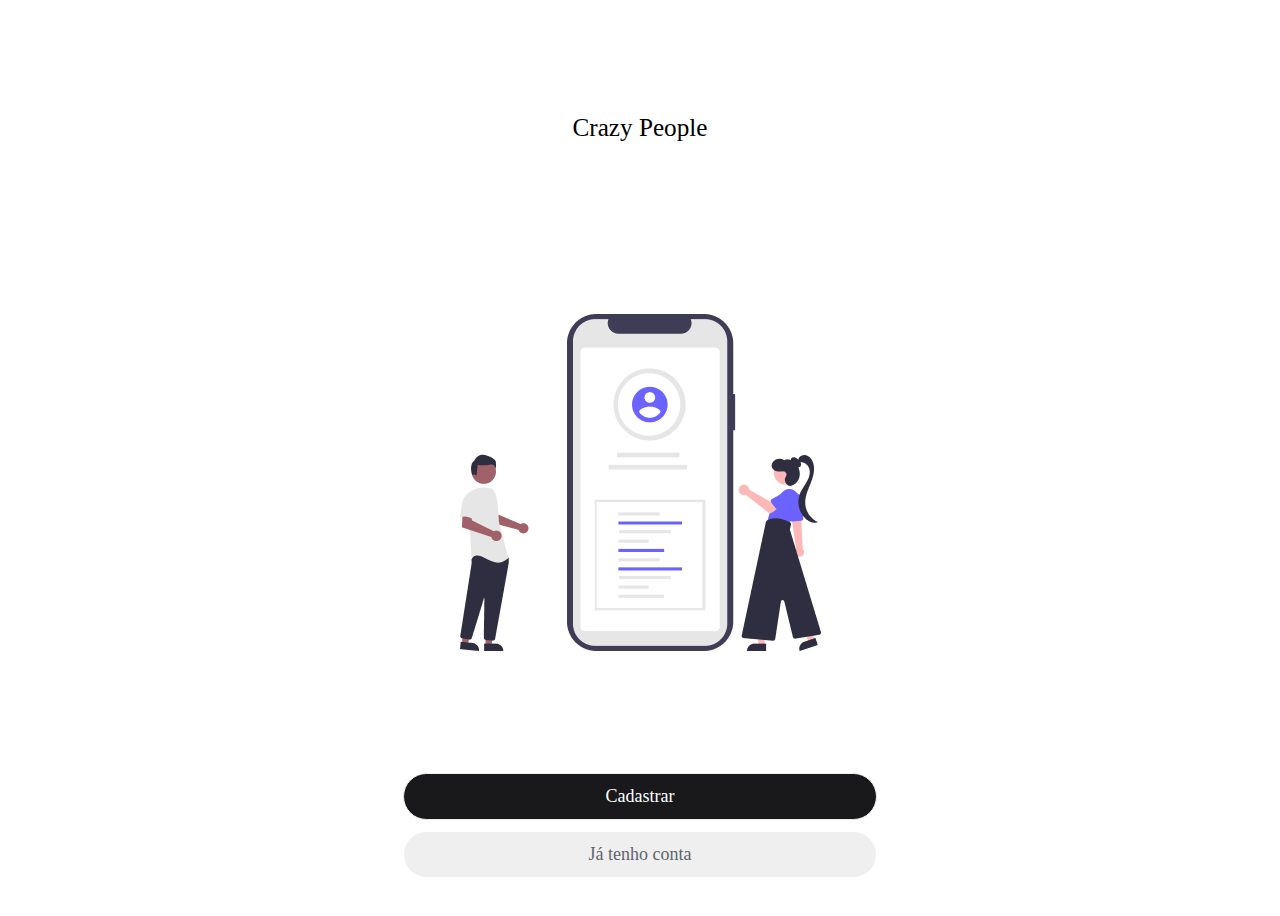
<file: index.html>
<!DOCTYPE html>
<html lang="en">
<head>
    <meta charset="UTF-8">
    <meta name="viewport" content="width=, initial-scale=1.0">
    <title>CRAYZ PEOPLE</title>
    <link href="css/global.css" rel="stylesheet" />
</head>
<body>
    <div class="grid-vertical">
        <div class="container-content">
            <h1 class="title">Crazy People</h1>
            <img src="imagens/Group 40.png" class="image-centered"  width="361" height="337" style="max-height: 337px;" "Boas vindas" class="image-full-width">
    </div>
    <div class="grup-buttons">
            <a class=" button button-primary"href="register.html">Cadastrar</a>
            <a class=" button button-secondary" href="pages/login/login.html">Já tenho conta</a>
        </div>    
    </div>
</body>
</html>
</file>
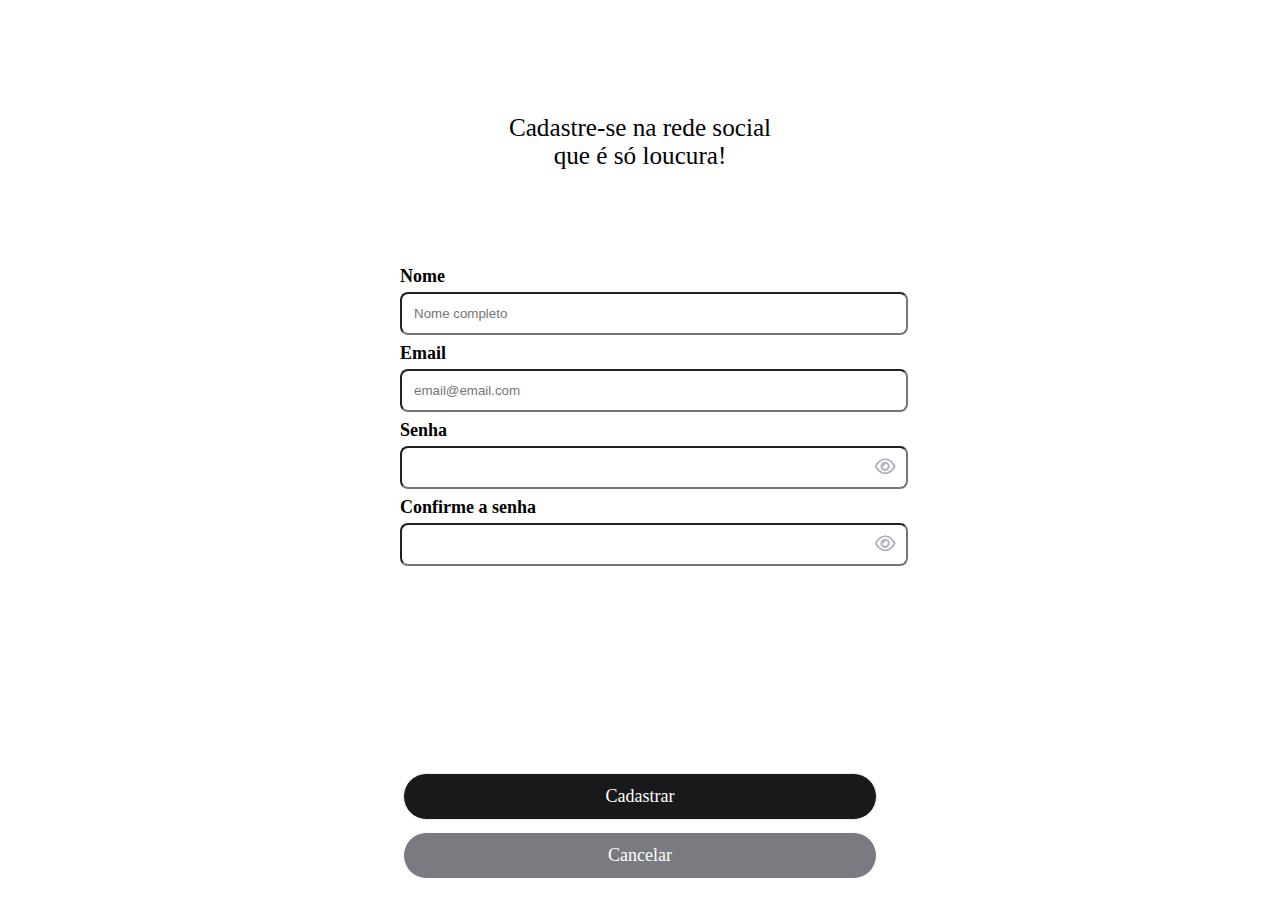
<file: register.html>
<!DOCTYPE html>
<html lang="en">
<head>
    <meta charset="UTF-8">
    <meta name="viewport" content="width=, initial-scale=1.0">
    <title>Cadastre-se -CRAYZ PEOPLE</title>
    <link href="css/global.css" rel="stylesheet" />
    <link rel="stylesheet" href="css/fontawesome/css/all.min.css"/>
</head>
<body>
    <div class="grid-vertical">
        <div class="container-content">
            <h1 class="title">Cadastre-se na rede social <br> que é só loucura!</h1>
            <form id="form-register" onsubmit="return false" method="post" class="form-centered">
                <div class="form-group">
                    <label>Nome</label>
                    <input type="text" name="name" id="name" placeholder="Nome completo">
                </div>
                <div class="form-group">
                    <label>Email</label>
                    <input type="email" name="email" id="email" placeholder="email@email.com">
                </div>
                <div class="form-group">
                    <label>Senha</label>
                    <div class="input-password">
                        <input type="password" name="password" id="password">
                        <i class="fa-regular fa-eye icon-eye"></i>
                        <!--<i class="fa-regular fa-eye-slash"></i>-->
                    </div>
                </div>
                <div class="form-group">
                    <label>Confirme a senha</label>
                    <div class="input-password">
                        <input type="password-confirm" name="password-confirm" id="password-confirm">
                        <i class="fa-regular fa-eye icon-eye"></i>
                        <!--<i class="fa-regular fa-eye-slash"></i>-->
                    </div>
                </div>
            </form>
    </div>
    <div class="grup-buttons">
            <a class=" button button-primary" >Cadastrar</a>
            <a class=" button button-cancel" href="index.html">Cancelar</a>
        </div>    
    </div>
</body>
</html>
</file>
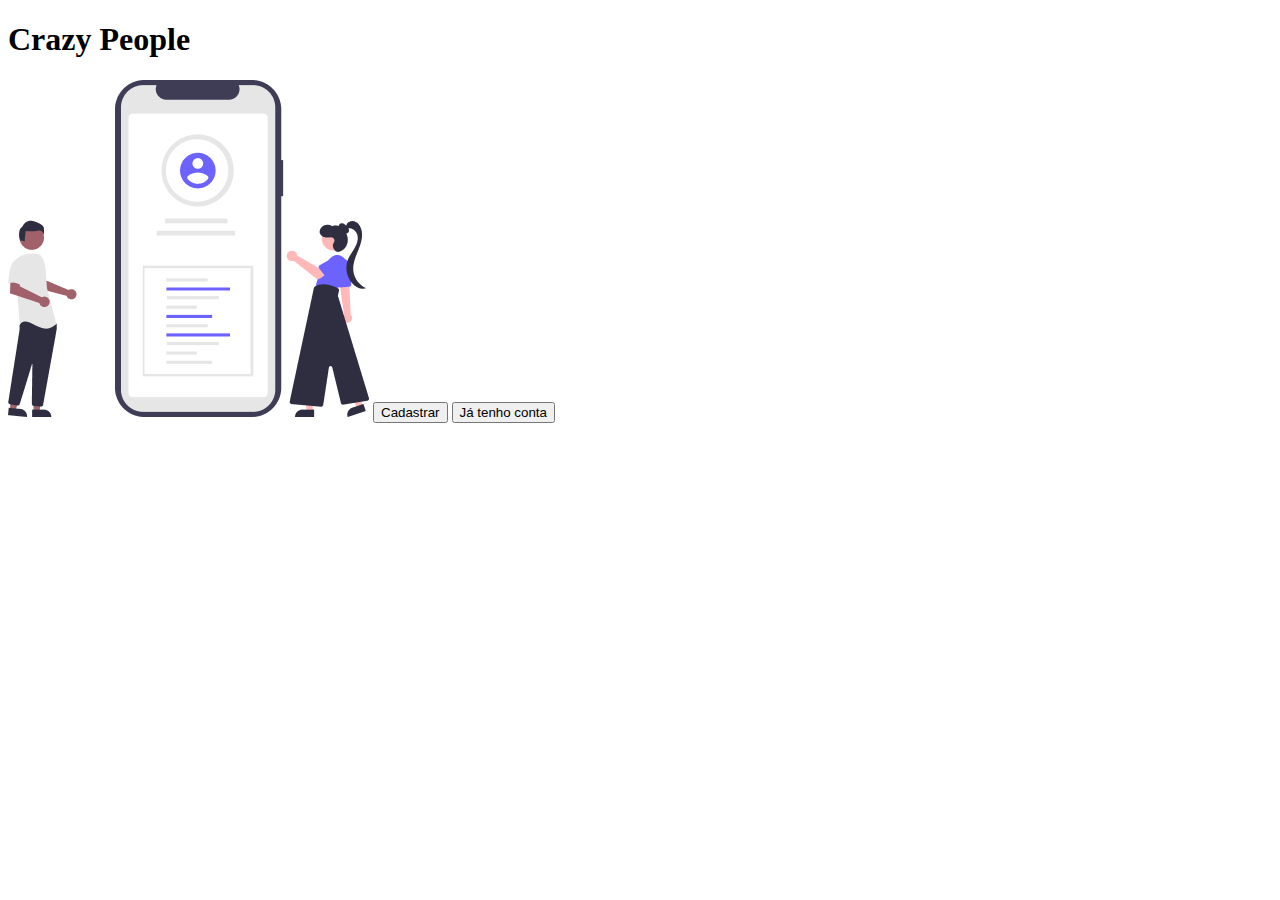
<file: imagens/CRAYZ PEOPLE.html>
<!DOCTYPE html>
<!-- saved from url=(0100)file:///C:/Users/laert/OneDrive/%C3%81rea%20de%20Trabalho/Curso%20-%20HTML/Crazy%20people/index.html -->
<html lang="en"><head><meta http-equiv="Content-Type" content="text/html; charset=UTF-8">
    
    <meta name="viewport" content="width=, initial-scale=1.0">
    <title>CRAYZ PEOPLE</title>
    <link rel="stylesheet" href="file:///C:/Users/laert/OneDrive/%C3%81rea%20de%20Trabalho/Curso%20-%20HTML/Crazy%20people/css.global.css">
</head>
<body>
    <div class="grid">
    <h1 class="title">Crazy People</h1>
    <img src="./CRAYZ PEOPLE_files/Group 40.png" alt="Boas vindas">
    <button class="button-primary">Cadastrar</button>
    <button class="button-secondary">Já tenho conta</button>
</div>

</body></html>
</file>
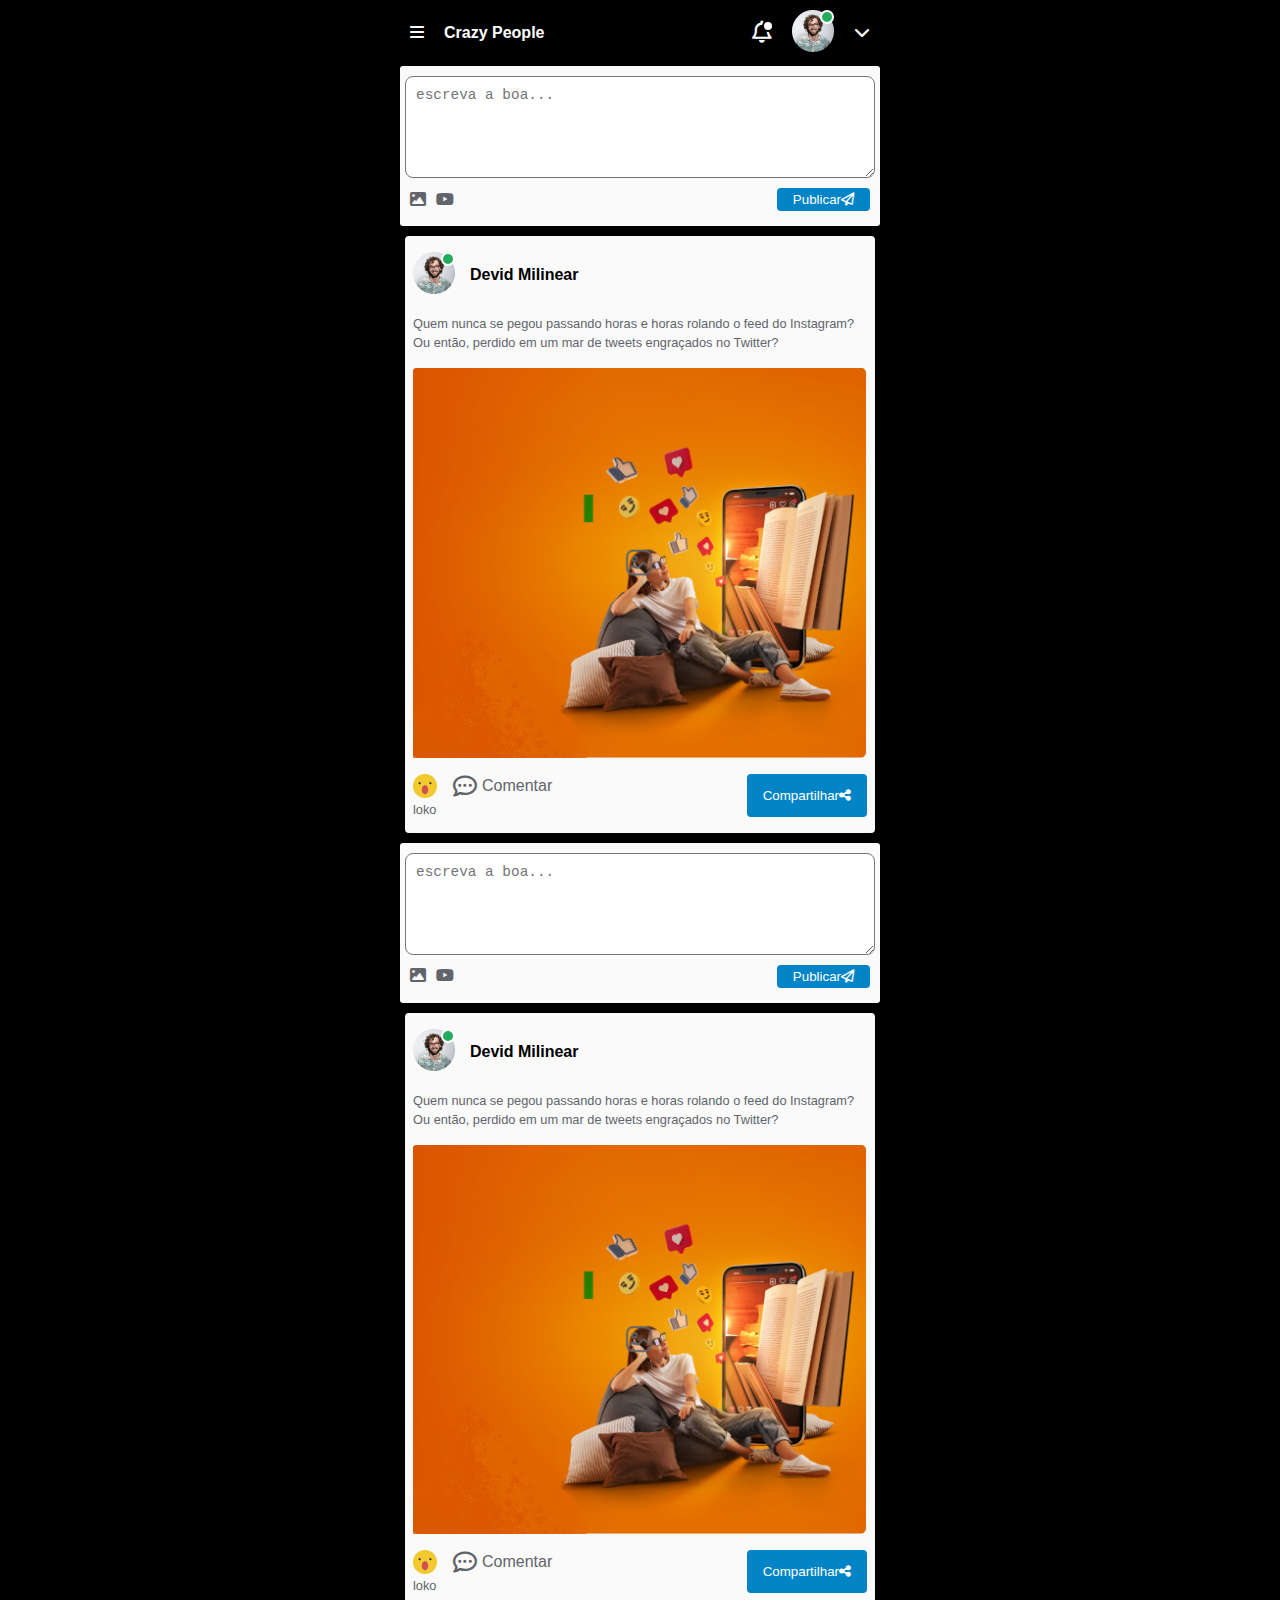
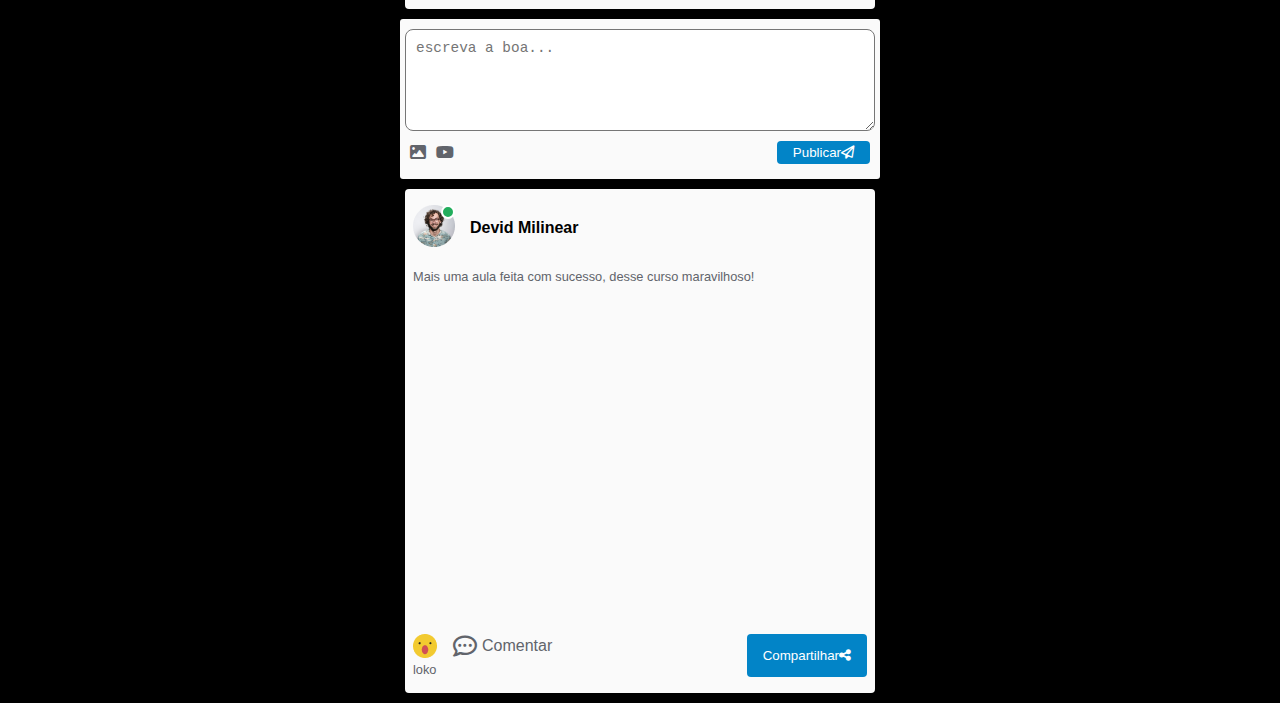
<file: pages/feed/feed.html>
<!DOCTYPE html>
<html lang="en">
<head>
    <meta charset="UTF-8">
    <meta name="viewport" content="width=device-width, initial-scale=1.0">
    <title>Timeline - Crazy People - a rede social das suas loucuras</title>
    <link rel="stylesheet" href="../../css/global.css"/>
    <link rel="stylesheet" href="feed.css"/>
    <link rel="stylesheet" href="../../css/fontawesome/css/all.min.css"/>
</head>
<body>
    <header>
        <div id="menu-icon">
            <i class="fa-solid fa-bars"></i>

        </div>
        <div id="page-title">
            Crazy People

        </div>
        <div id="notification-icon">
           <a href="#">
                <i class="fa-regular fa-bell"></i>
                <div id="notification-ball"></div>
                <div id="arrow-container-notifications">
                    <img src="../../imagens/arrow.png" alt="seta branca">
                </div>
                <div id="container-notifications">
                    <dir class="card-notification">
                        <div class="card-notification-title">
                           <div class="card-notification-photo">
                            <img src="../../imagens/Avatarjoana.png" alt="">
                            <div class="profile-ball-notification" ></div>
                           </div> 
                           <div class="card-notification-name">
                                Joana Maria
                           </div>
                        </div>
                        <div class="card-notification-body">
                            Quer fazer parte da sua rede.
                        </div>
                        <div class="card-notification-buttons">
                            <button class="button-cancel">Cancelar</button>
                            <button class="button-post"> Aceitar</button>
                        </div>
                </div>
                    </dir> 
            </a>
        </div>
        <div class="profile-icon">
            <img src="../../imagens/avatar.png" alt="">
            <div class="profile-ball" ></div>
        </div>
        <div id="settings-icon">
            <i class="fa-solid fa-chevron-down"></i>

        </div>
    </header>
    <section id="container-form-post">
        <form id="form-post" name="form-post" method="post" action=""></form>
            <textarea  rows="5" cols="40" name="text-post" id="text-post" placeholder="escreva a boa..."></textarea>
            <div id="container-form-post-options">
                <div id="container-form-post-options-icons">
                    <a href="#" class="form-post-icon"><i class="fa-solid fa-image"></i></a>
                    <a href="#" class="form-post-icon"><i class="fa-brands fa-youtube"></i></a>
                </div>    
                    <button id="button-post" name="button-post" class="button-post">Publicar<i class="fa-regular fa-paper-plane"></i></button>
            </div>
        </section>
        <section class="container-post">
            <div class="container-post-user">
                <div class="container-post-user-photo">
                    <div class="profile-icon">
                        <img src="../../imagens/avatar.png" alt="">
                        <div class="profile-ball" ></div>
                    </div>
                </div>
            <div class="container-post-user-name">
                Devid Milinear
            </div>
        </div>
        <div class="container-post-text">
            Quem nunca se pegou passando horas e horas rolando 
            o feed do Instagram? Ou então, perdido em um mar de
            tweets engraçados no Twitter?
        </div>
        <div class="container-post-media">
            <img src="../../imagens/post.png" alt="imagem post">
        </div>
        <div class="container-post-options">
            <div class="container-post-options-icons">
                <div class="container-post-options-icon-reaction">
                    <a href="#" class="link-reaction">
                        <img src="../../imagens/loko.png" alt="emogi impressionado">
                        <div class="container-reactions">
                            <img src="../../imagens/loko.png" alt="emogi impressionado">
                            <img src="../../imagens/muitoloko.png" alt="emogi muito impressionado">
                            <img src="../../imagens/seloko.png" alt="emogi super impressionado">
                        </div>
                    </a>
                         <span>loko</span>
                </div>
                <a href="#" class="link-comment">
                    <i class="fa-regular fa-comment-dots"></i>
                   <span> Comentar</span>
                </a>
        </div>    
            <button id="button-share" name="button-share" class="button-post">Compartilhar<i class="fa-solid fa-share-nodes"></i></button>

            </div>
        </section>
        <section id="container-form-post">
            <form id="form-post" name="form-post" method="post" action=""></form>
                <textarea  rows="5" cols="40" name="text-post" id="text-post" placeholder="escreva a boa..."></textarea>
                <div id="container-form-post-options">
                    <div id="container-form-post-options-icons">
                        <a href="#" class="form-post-icon"><i class="fa-solid fa-image"></i></a>
                        <a href="#" class="form-post-icon"><i class="fa-brands fa-youtube"></i></a>
                    </div>    
                        <button id="button-post" name="button-post" class="button-post">Publicar<i class="fa-regular fa-paper-plane"></i></button>
                </div>
            </section>
            <section class="container-post">
                <div class="container-post-user">
                    <div class="container-post-user-photo">
                        <div class="profile-icon">
                            <img src="../../imagens/avatar.png" alt="">
                            <div class="profile-ball" ></div>
                        </div>
                    </div>
                <div class="container-post-user-name">
                    Devid Milinear
                </div>
            </div>
            <div class="container-post-text">
                Quem nunca se pegou passando horas e horas rolando 
                o feed do Instagram? Ou então, perdido em um mar de
                tweets engraçados no Twitter?
            </div>
            <div class="container-post-media">
                <img src="../../imagens/post.png" alt="imagem post">
            </div>
            <div class="container-post-options">
                <div class="container-post-options-icons">
                    <div class="container-post-options-icon-reaction">
                        <a href="#" class="link-reaction">
                            <img src="../../imagens/loko.png" alt="emogi impressionado">
                            <div class="container-reactions">
                                <img src="../../imagens/loko.png" alt="emogi impressionado">
                                <img src="../../imagens/muitoloko.png" alt="emogi muito impressionado">
                                <img src="../../imagens/seloko.png" alt="emogi super impressionado">
                            </div>
                        </a>
                             <span>loko</span>
                    </div>
                    <a href="#" class="link-comment">
                        <i class="fa-regular fa-comment-dots"></i>
                       <span> Comentar</span>
                    </a>
            </div>    
                <button id="button-share" name="button-share" class="button-post">Compartilhar<i class="fa-solid fa-share-nodes"></i></button>
    
                </div>
            </section>
            <section id="container-form-post">
                <form id="form-post" name="form-post" method="post" action=""></form>
                    <textarea  rows="5" cols="40" name="text-post" id="text-post" placeholder="escreva a boa..."></textarea>
                    <div id="container-form-post-options">
                        <div id="container-form-post-options-icons">
                            <a href="#" class="form-post-icon"><i class="fa-solid fa-image"></i></a>
                            <a href="#" class="form-post-icon"><i class="fa-brands fa-youtube"></i></a>
                        </div>    
                            <button id="button-post" name="button-post" class="button-post">Publicar<i class="fa-regular fa-paper-plane"></i></button>
                    </div>
                </section>
                <section class="container-post">
                    <div class="container-post-user">
                        <div class="container-post-user-photo">
                            <div class="profile-icon">
                                <img src="../../imagens/avatar.png" alt="">
                                <div class="profile-ball" ></div>
                            </div>
                        </div>
                    <div class="container-post-user-name">
                        Devid Milinear
                    </div>
                </div>
                <div class="container-post-text">
                    Mais uma aula feita com sucesso, desse curso maravilhoso!
                </div>
                <div class="container-post-media">
                    <iframe width="560" height="315" src="https://www.youtube.com/embed/n6Eo9DUn-ro?si=z1zG9oLQBwZDiDvK" title="YouTube video player" frameborder="0" allow="accelerometer; autoplay; clipboard-write; encrypted-media; gyroscope; picture-in-picture; web-share" referrerpolicy="strict-origin-when-cross-origin" allowfullscreen></iframe>
                </div>
                <div class="container-post-options">
                    <div class="container-post-options-icons">
                        <div class="container-post-options-icon-reaction">
                            <a href="#" class="link-reaction">
                                <img src="../../imagens/loko.png" alt="emogi impressionado">
                                <div class="container-reactions">
                                    <img src="../../imagens/loko.png" alt="emogi impressionado">
                                    <img src="../../imagens/muitoloko.png" alt="emogi muito impressionado">
                                    <img src="../../imagens/seloko.png" alt="emogi super impressionado">
                                </div>
                            </a>
                                 <span>loko</span>
                        </div>
                        <a href="#" class="link-comment">
                            <i class="fa-regular fa-comment-dots"></i>
                           <span> Comentar</span>
                        </a>
                </div>    
                    <button id="button-share" name="button-share" class="button-post">Compartilhar<i class="fa-solid fa-share-nodes"></i></button>
        
                    </div>
                </section>
</body>
</html>
</file>
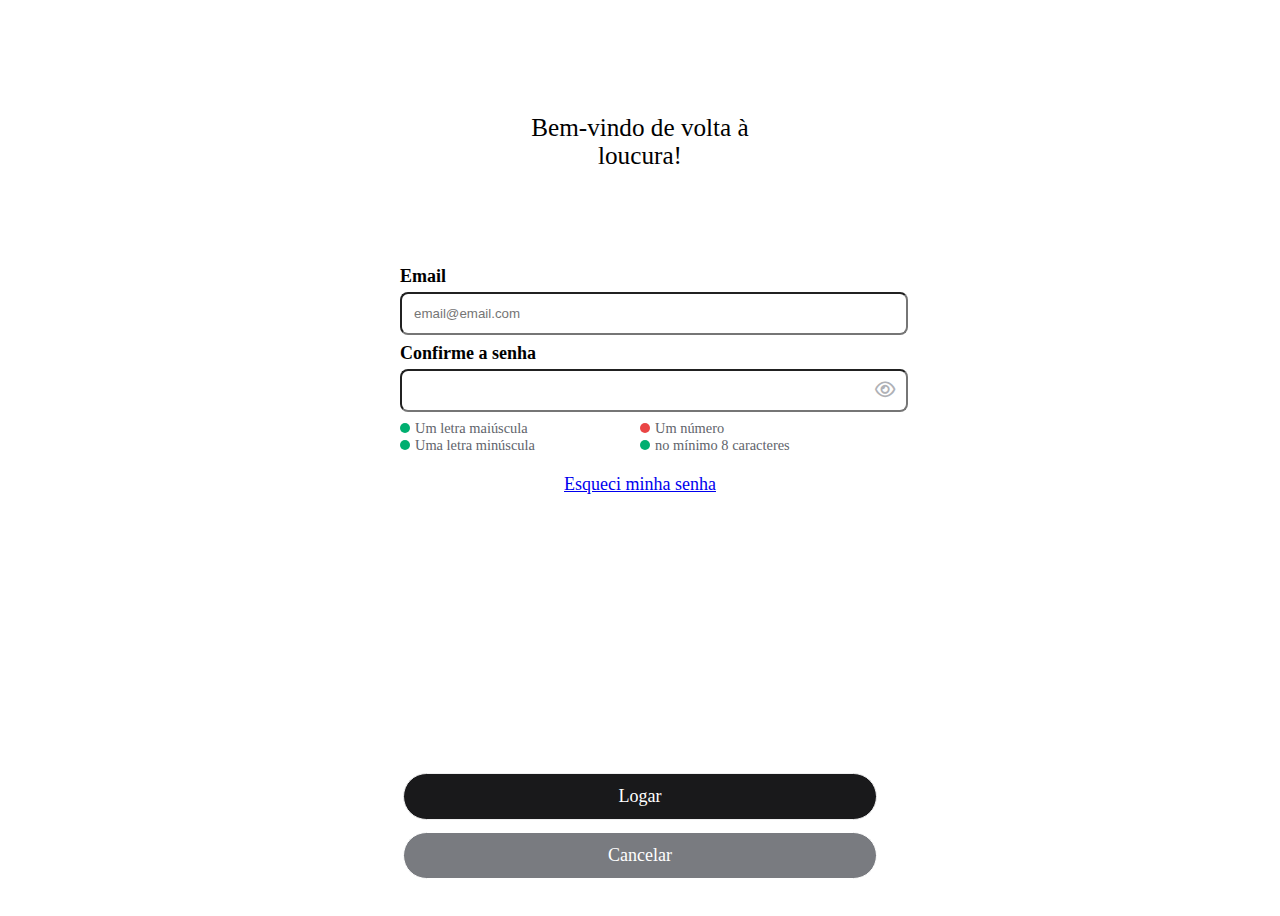
<file: pages/login/login.html>
<!DOCTYPE html>
<html lang="en">
<head>
    <meta charset="UTF-8">
    <meta name="viewport" content=" width=device-width, initial-scale=1.0">
    <title>Entre na sua conta -CRAYZ PEOPLE</title>
    <link href="../../css/global.css" rel="stylesheet" />
    <link rel="stylesheet" href="login.css">
    <link rel="stylesheet" href="../../css/fontawesome/css/all.min.css"/>
</head>
<body>
    <div class="grid-vertical">
        <div class="container-content">
            <h1 class="title">Bem-vindo de volta à <br> loucura!</h1>
            <form id="form-login" onsubmit="return false" method="post" class="form-centered">
                <div class="form-group">
                    <label>Email</label>
                    <input type="email" name="email" id="email" placeholder="email@email.com">
                </div>
                
                <div class="form-group">
                    <label>Confirme a senha</label>
                    <div class="input-password">
                        <input type="password-confirm" name="password-confirm" id="password-confirm">
                        <i class="fa-regular fa-eye icon-eye"></i>
                        <!--<i class="fa-regular fa-eye-slash"></i>-->
                    </div>
                </div>
                <div class="tips">
                    <div class="tip" id=" error uppercase">
                        <div class="tip-icon success" ></div>
                        <div class="tip-text">Um letra maiúscula</div>
                    </div>
                    <div class="tip" id="error-number">
                        <div class="tip-icon error"></div>
                        <div class="tip-text">Um número</div>
                    </div>
                    <div class="tip" id="error-lowercase">
                        <div class="tip-icon success"></div>
                        <div class="tip-text">Uma letra minúscula</div>
                    </div>
                    <div class="tip" id="error-minlength">
                        <div class="tip-icon success"></div>
                        <div class="tip-text">no mínimo 8 caracteres</div>
                    </div>
                </div>
                <div class="center">
                    <a href="../recovery-password/recovery-password.html" class="general">Esqueci minha senha</a>
                </div>
            </form>
    </div>
    <div class="grup-buttons">
            <a class=" button button-primary" >Logar</a>
            <a class=" button button-cancel" href="../../index.html">Cancelar</a>
        </div>    
    </div>
</body>
</html>
</file>
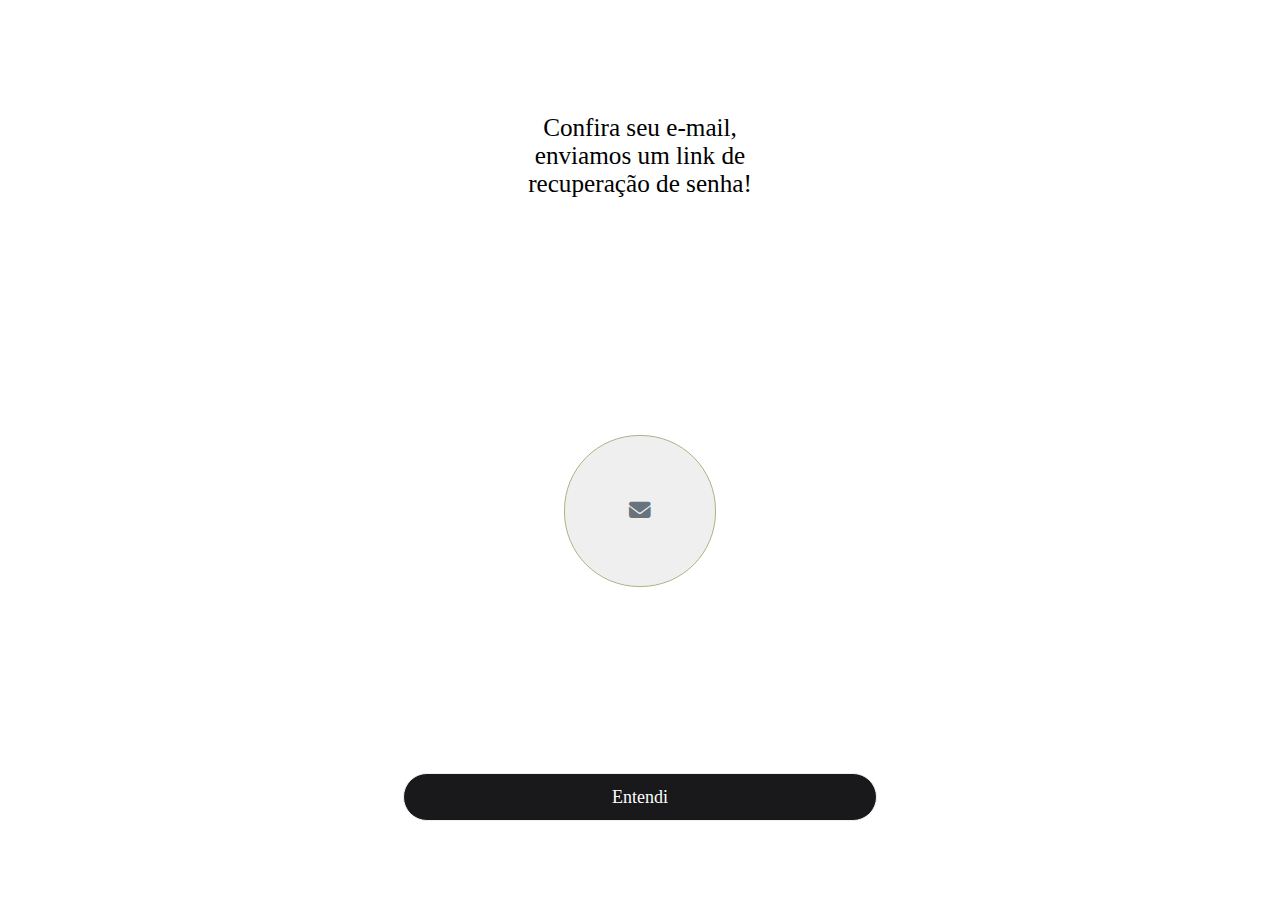
<file: pages/recovery-password/recovery-password-message.html>
<!DOCTYPE html>
<html lang="en">
<head>
    <meta charset="UTF-8">
    <meta name="viewport" content=" width=device-width, initial-scale=1.0">
    <title>Recuperar senha - CRAYZ PEOPLE</title>
    <link href="../../css/global.css" rel="stylesheet" />
    <link rel="stylesheet" href="recovery-password.css">
    <link rel="stylesheet" href="../../css/fontawesome/css/all.min.css"/>
</head>
<body>
    <div class="grid-vertical">
        <div class="container-content">
            <h1 class="title">Confira seu e-mail, <br/> enviamos um link de <br/> recuperação de senha!</h1>
            <div class="icon-container">
                <i class="fa-solid fa-envelope"></i>

            </div>
                         
                
            </form>
    </div>
    <div class="grup-buttons">
            <a class=" button button-primary" href="../login/login.html">Entendi</a>
            
        </div>    
    </div>
</body>
</html>
</file>
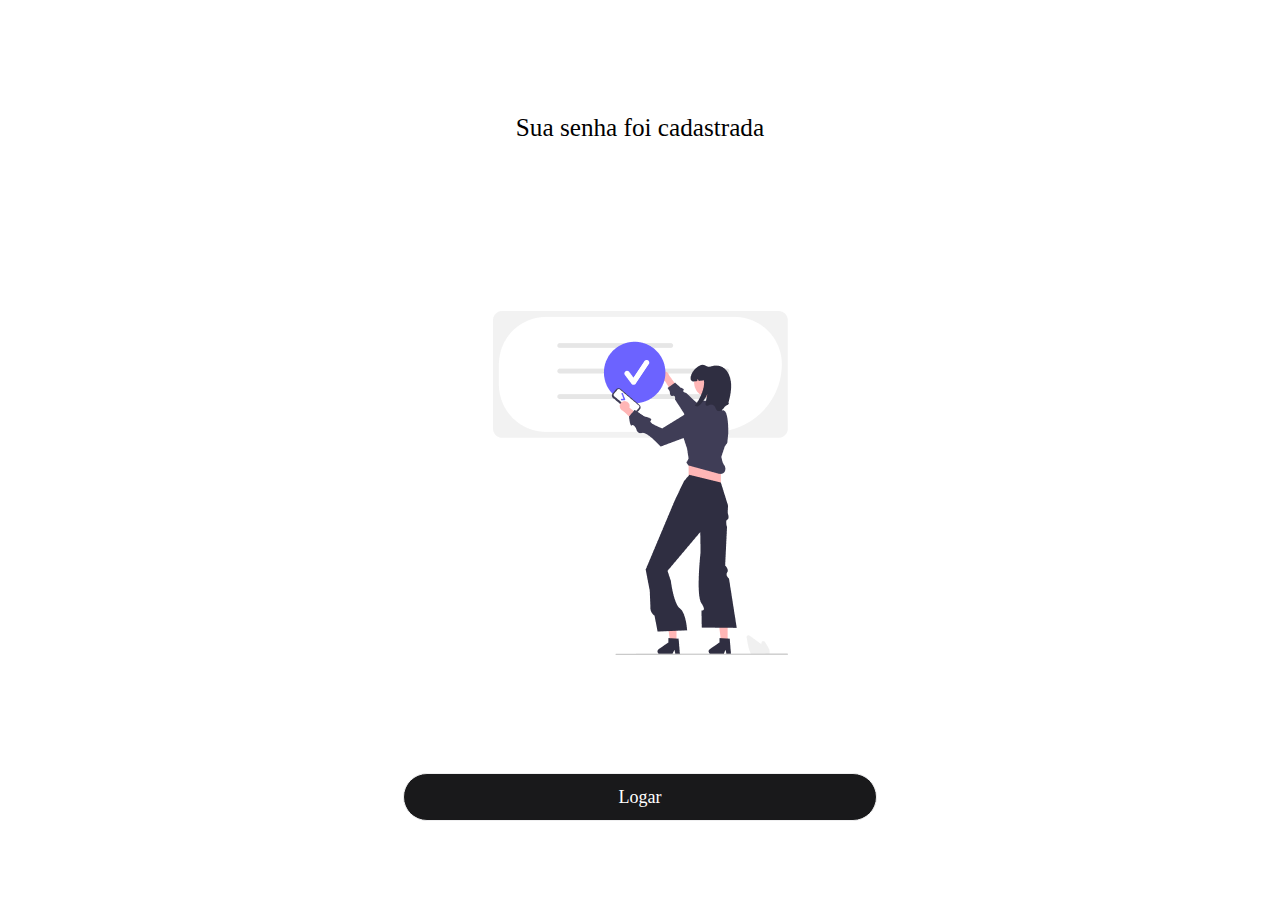
<file: pages/reset-password/reset-password-menssage.html>
<!DOCTYPE html>
<html lang="en">
<head>
    <meta charset="UTF-8">
    <meta name="viewport" content="width=, initial-scale=1.0">
    <title>Senha cadastrada - Crazy people</title>
    <link href="../../css/global.css" rel="stylesheet" />
</head>
<body>
    <div class="grid-vertical">
        <div class="container-content">
            <h1 class="title">Sua senha foi cadastrada</h1>
            <img src="../../imagens/sucesso.png" class="image-centered"  width="295" height="344" style="max-height: 344px;" "sucesso" class="image-full-width">
    </div>
    <div class="grup-buttons">
            <a class=" button button-primary" href="../login/login.html">Logar</a>
            
        </div>    
    </div>
</body>
</html>
</file>
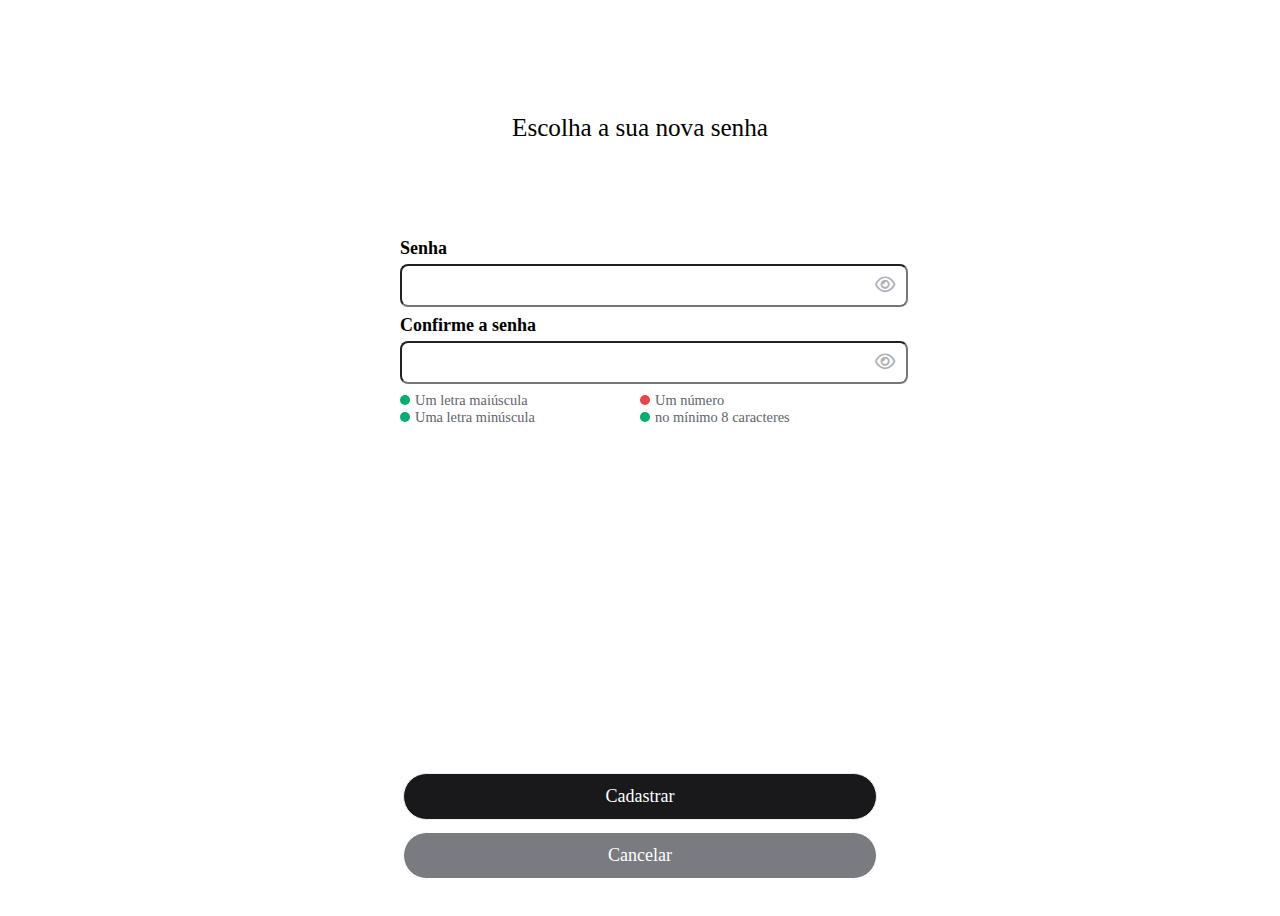
<file: pages/reset-password/reset-password.html>
<!DOCTYPE html>
<html lang="en">
<head>
    <meta charset="UTF-8">
    <meta name="viewport" content=" width=device-width, initial-scale=1.0">
    <title>Cadastre uma nova senha -CRAYZ PEOPLE</title>
    <link href="../../css/global.css" rel="stylesheet" />
    <link rel="stylesheet" href="reset-password.css">
    <link rel="stylesheet" href="../../css/fontawesome/css/all.min.css"/>
</head>
<body>
    <div class="grid-vertical">
        <div class="container-content">
            <h1 class="title">Escolha a sua nova senha</h1>
            <form id="form-login" onsubmit="return false" method="post" class="form-centered">
                <div class="form-group">
                    <label>Senha</label>
                    <div class="input-password">
                        <input type="confirm" name="password" id="password">
                        <i class="fa-regular fa-eye icon-eye"></i>
                        <!--<i class="fa-regular fa-eye-slash"></i>-->
                    </div>
                </div>
                <div class="form-group">
                    <label>Confirme a senha</label>
                    <div class="input-password">
                        <input type="confirm-password" name="password-confirm" id="confirm-password">
                        <i class="fa-regular fa-eye icon-eye"></i>
                        <!--<i class="fa-regular fa-eye-slash"></i>-->
                    </div>
                </div>
                <div class="tips">
                    <div class="tip" id=" error uppercase">
                        <div class="tip-icon success" ></div>
                        <div class="tip-text">Um letra maiúscula</div>
                    </div>
                    <div class="tip" id="error-number">
                        <div class="tip-icon error"></div>
                        <div class="tip-text">Um número</div>
                    </div>
                    <div class="tip" id="error-lowercase">
                        <div class="tip-icon success"></div>
                        <div class="tip-text">Uma letra minúscula</div>
                    </div>
                    <div class="tip" id="error-minlength">
                        <div class="tip-icon success"></div>
                        <div class="tip-text">no mínimo 8 caracteres</div>
                    </div>
                </div>
            </form>
    </div>
    <div class="grup-buttons">
            <a class=" button button-primary" href="reset-password-menssage.html">Cadastrar</a>
            <a class=" button button-cancel" href="../login/login.html">Cancelar</a>
        </div>    
    </div>
</body>
</html>
</file>
<file: css/global.css>
html{
    font-size: 18px;
}
.body{
    margin: 0px;
    padding: 0px;
    font-family: Arial, Helvetica, sans-serif;
}

.title{
   
    font-size: 1.4rem;
    text-align: center;
    font-weight: normal;
    margin-top: 22%;
    margin-bottom: 20%;
}
.grid-vertical{
    display: flex;
    flex-direction: column;
    max-width: 480px;
    margin: auto;
    height: 100vh;
    gap: 5%;
}
.container-content{
    display: flex;
    flex-direction: column;
    height: 80vh;
    
}
.grup-buttons{
    
    display: flex;
    flex-direction: column;
    gap: 6px;
    align-items: center;
    height: 20vh;
   max-height: 48px;
}
a.button{
    display: flex;
    flex: 1;
    padding: 12px 20px 12px 20px;
    border-radius: 24px;
    font-size: 16px;
    cursor: pointer;
    width: 90%;
    max-height: 48px;
    text-align: center;
    align-items: center;
    justify-content: center;
    text-decoration: none;
    font-size: 1rem;
    
}
.button-primary{
    
    background-color: #19191b;
    color: #ffffff;
    border: 1px solid #EFEFF0 ;
}
.button-secondary{
    
    background-color: #EFEFF0;
    color: #61646b;
    margin-top: 6px;
}
.button-cancel{
    
    background-color: #797b80;
    color: #fff;
    border: 1px solid;
    margin-top: 6px;
}
.image-full-width{
    width: 95%;
    padding-left: 20 px;
    margin-top: 40px;
    margin-bottom: 40px;
    max-width: 90%;    
}
.image-centered{
    flex: 1;
    align-items: center;
    margin: auto;
}  
.form-group{
    display: flex;
    flex-direction: column;
    margin-bottom: 8px;
    border: 1px #61646b; 
}
.form-group label{
    font-weight: bold;
    font-size: 0,8rem;
    margin-bottom: 5px;
}
.form-group input{
    width: 100%;
    padding: 12px;
    border-radius: 8px;
    
}
.form-group .input-password{
    position: relative;
    flex: 1;
    width: 100%;
}
.form-group .input-password .icon-eye{
    position: absolute;
    right: -15px;
    top: 12px;
    color: #afb1b6;
    cursor: pointer;
}
.form-group::placeholder {
    color: #afb1b6;
    opacity: 1; /* Firefox */
}
.form-group imput ::-ms-input-placeholder { /* Edge 12 -18 */
    color: #afb1b6;
}  
form-centered{
    margin: auto;

}
.center{
    display: flex;
    justify-content: center;
    margin-top: 20px;
}
a.geral:link, a.general:visited{
    color: #2563EB;
    font-weight: 600;
    text-decoration: none;
    font-size: 0,8rem;    
}
a.geral:hover{
    color: #00c;
    font-weight: 600;        
}

.button-post{
    background-color: #0284c7;
    color: white;
    border-radius: 4px;
    padding: 4px 16px 4px 16px;
    border-width: 0px;
    max-height: 28 px;
}
</file>
<file: pages/feed/feed.css>
html{
    font-size: 16px;
}
body{
    background-color: black;
    margin: 0px;
    padding: 0px;
    font-family: Arial, Helvetica, sans-serif;
    max-width: 480px;
    margin: auto;
}
header{
    color: white;
    padding: 10px;
    display: flex;
    flex-direction: row;
    gap: 20px;
    align-items: center;
}
#page-title{
    flex: 1;
    font-weight: bold;
}
.profile-icon{
    position: relative;
    display: inline;
}
.profile-icon .profile-ball{   
    background-color: #22AD5C;
    border: 2px solid #fff;
    width: 10px;
    height: 10px;
    border-radius: 9px;
    position: absolute;
    top: 0px;
    right: 0px;
}
#notification-icon{
    position: relative;
    display: inline;
    font-size: 1.4rem;

}
#notification-icon a{
    color: #fff;
}
#container-notifications{
    display: none;
    position: absolute;
    top: 40px;
    right: -30px;
    width: 50vw;
    max-width: 250px;
    background-color: #fff;
    border-radius: 8px;
    padding: 16px;
    filter: drop-shadow(2px 2px 5px #27252565);
    z-index: 1;
    color: #000;
}
#arrow-container-notifications{
    display: none;
    position: absolute;
    z-index: 2;
}
#notification-icon a:hover #container-notifications, #notification-icon a:hover #arrow-container-notifications{
    display: flex;
}
.card-notification-photo{
    display: flex;
    flex-direction:row;
    position:absolute;
    align-self:center;
    
}
.card-notification-photo .profile-ball-notification{
    background-color: #22AD5C;
    border: 2px solid #fff;
    width: 5px;
    height: 5px;
    border-radius: 9px;
    position: absolute;
    top: 0px;
    right: 0px;
}
.card-notification-name{
    display: flex;
    position: relative;
    top: 5px;
    right: -35px;
   
}
.card-notification-buttons{
    display: flex;
    justify-content: center;
    align-items: center;
    gap: 10px;
}
.button-cancel{
    background-color:#fff ;
    color: #0284c7;
    border: 1px solid #0284c7;
    border-radius: 4px;
    padding: 4px 16px 4px 16px;
    max-height: 28 px;
    margin-top: 0px;
    right: -10;
}
.card-notification{
    padding-left: 20px;
    padding-right: 20px;
}
.card-notification-title{
    font-size: 1rem;
    font-weight: bold;
    margin-top: 16px;
    margin-bottom: 16px;
}
.card-notification-body{
    font-size: 0.8rem;
    margin-top: 16px;
    margin-bottom: 16px;
}
#notification-ball{
    background-color: #fff;
    border: 2px solid #000;
    width: 8px;
    height: 8px;
    border-radius: 6px;
    position: absolute;
    top: 0px;
    right: -2px;
}
#menu-icon{
    display: inline;
}
#container-form-post{
    background-color: #fafafa;
    display: flex;
    flex-direction: column;
    padding: 10px 5px 10px 5px;
    border-radius: 3px;
}
#container-form-post-options{
    flex: 1;
    display: flex;
    flex-direction: row;
    align-items: center;
    margin-top: 5px;
    padding: 5px;
}
#container-form-post-options-icons{
    flex: 1;
    display: flex;
    flex-direction: row;
}
#form-post{
    display: flex;
    flex-direction: column;
}
a.form-post-icon{
    color: #61646B;
    margin-right: 10px;
}
textarea{
    flex: 1;
    border-radius: 8px;
    padding: 10px;    
    color: #61646B ;
    font-size: 0.9rem;
}
.container-post{
    background-color: #fafafa;
    padding: 16px 8px 16px 8px;
    border-radius: 4px;
    margin: 10px 5px 10px 5px;
}
.container-post-user{
    display: flex;
    flex-direction: row;
    align-items: center;
}
.container-post-user-photo{
    display: flex;
}
.container-post-user-name{
    font-weight: bold;
    margin-left: 15px;
    flex: 1;
}  
.container-post-text{
    font-size: 0.8rem;
    color: #61646B;
    margin: 16px 0px 16px 0px;
    line-height:1.2rem;
} 
.container-post-media{
    flex: 1;
    display: flex;
} 
.container-post-media img{
    width: 100%;
} 
.container-post-options{
    flex: 1;
    display: flex;
    flex-direction: row;
    margin-top: 16px;
} 
.container-post-options-icons{
    flex: 1;
    display: flex;
    flex-direction: row;
    align-items: flex-start;
    gap: 16px;
}
.container-post-options-icon-reaction{
    display: flex;
    flex-direction: column;  
}
.container-post-options-icon-reaction span{
    font-size: 0.8rem;
    color: #61646B;
}
.link-comment{
    color: #61646B;
    text-decoration: none;
    display: flex;
    align-items: center;
}
.link-comment i{
    font-size:1.5rem ;
}
.link-comment span{
    font: size 0.8rem;
    margin-left: 5px;
}
a.link-react{
    text-decoration: none;
}
a.link-reaction{
    position: relative;
}
.container-reactions{
    display: flex;
    flex-direction: row;
    background-color: #1f2937;
    border-radius: 37px;
    padding: 8px;
    gap: 16px;
}
a.link-reaction:link .container-reactions, a.link-reaction:visited .container-reactions{
    display: none;
}
a.link-reaction:hover .container-reactions{
    display: flex;
    position: absolute;
    top: -40px;
    left: 0px;
 
}
</file>
<file: pages/login/login.css>
.tips{
    display: flex;
    flex-direction: row;
    flex-wrap: wrap;
}
.tip{
    width: 50%;
    display: flex;
    flex-direction: row;
    align-items: center;
}
.tip-icon{
    width: 10px;
    height: 10px;
    border-radius: 5px;
    margin-right: 5px;
}
.tip-text{
    font-size: 0.8em;
    color: #61646b;
}
.success{
    background-color: #00af70;

}
.error{
    background-color: #ea4545;
}
</file>
<file: pages/recovery-password/recovery-password.css>
recovery-password{

}
.icon-container{
    background-color: #efeff0;
    border: 1px solid #AFB186;
    width: 150px;
    height: 150px;
    border-radius: 75px;
    align-self: center;
    margin: auto;
    display: flex;
    align-items: center;
    justify-content: center;
}
.icon-container i{
    font-size: 1.2rem;
    color: #68737d;
}
</file>
